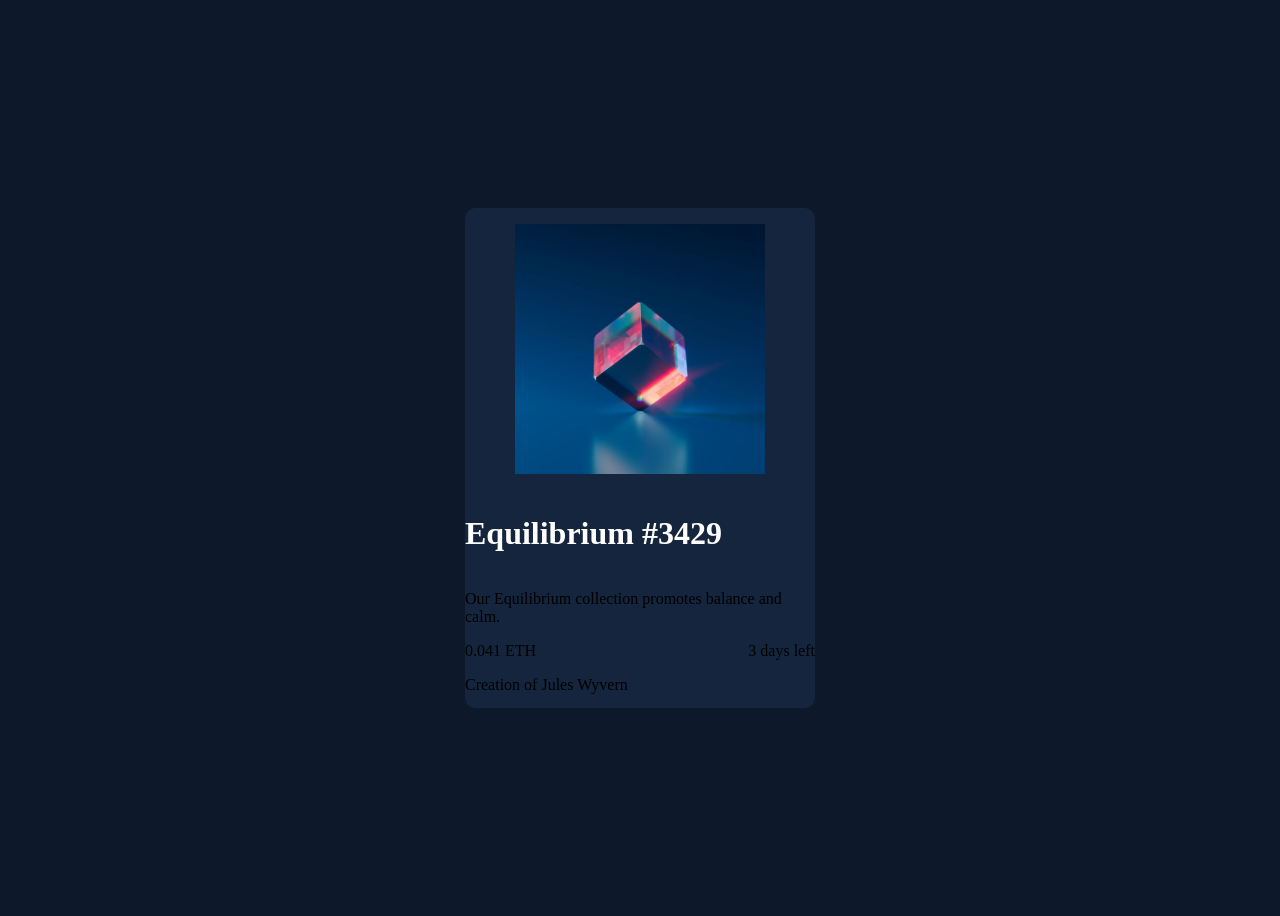
<file: No es tarea/nft-preview-card-component-main/index.html>
<!DOCTYPE html>
<html lang="en">
<head>
  <meta charset="UTF-8">
  <meta name="viewport" content="width=device-width, initial-scale=1.0"> <!-- displays site properly based on user's device -->

  <link rel="icon" type="image/png" sizes="32x32" href="./images/favicon-32x32.png">
  <link rel="stylesheet" href="equilibrium.css">
  
  <title>Frontend Mentor | NFT preview card component</title>

</head>
<body>
  <div id="equi">
    <div id="equi_img">
      <picture>
        <img src="./images/image-equilibrium.jpg" alt="imagen de cubo" height="250px"> 
      </picture>
    </div>
    <div id="equi_descr">

      <h1>Equilibrium #3429</h1>
      
      <p>Our Equilibrium collection promotes balance and calm.</p>
    
      <div class="nft-info">
        <span class="price">0.041 ETH</span>
        <span class="time">3 days left</span>
      </div>
      <div class="creator">
        <p>Creation of <span>Jules Wyvern</span></p>
      </div>

    </div>
    


  </div>


</body>
</html>
</file>
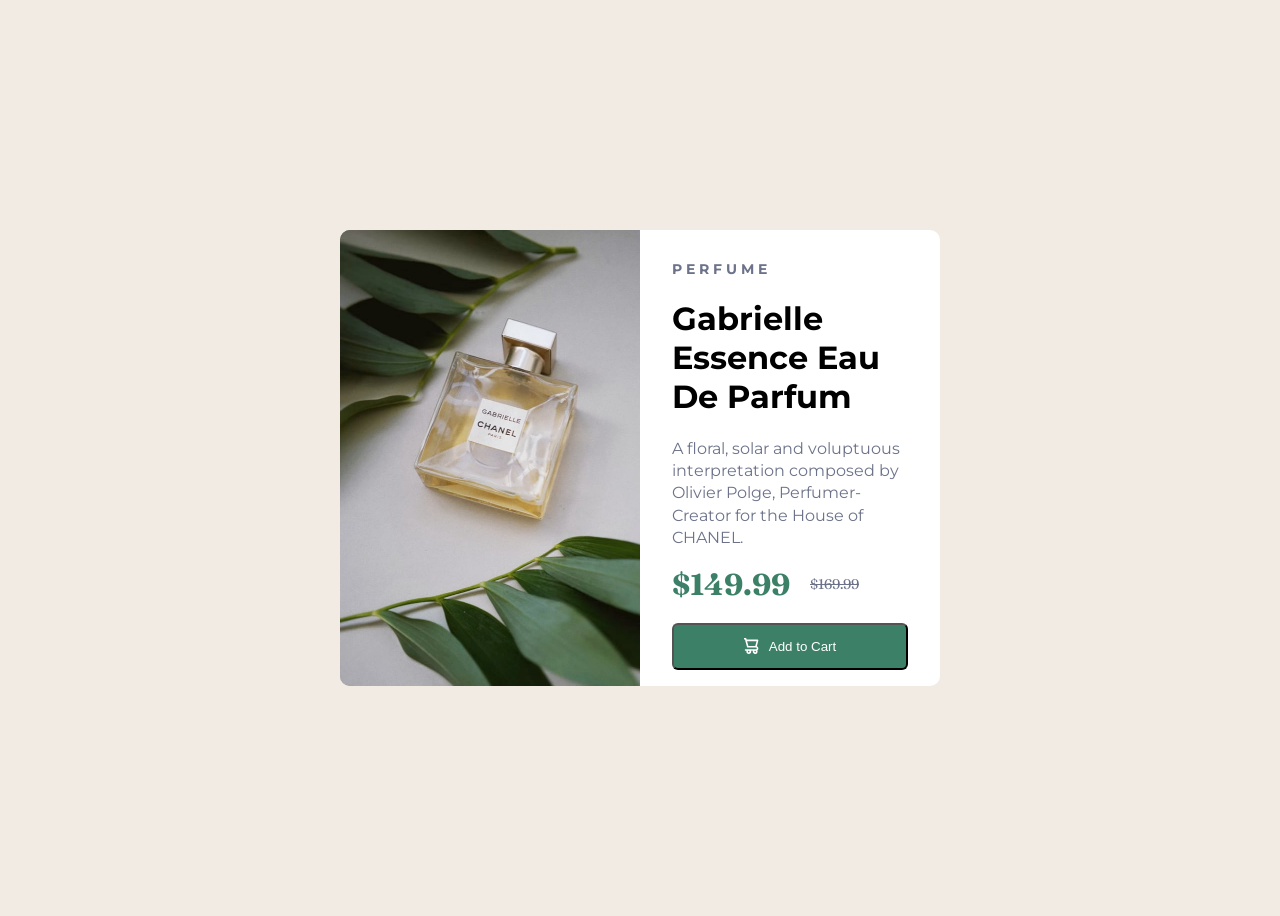
<file: Semana 3/Miercoles 20-05/product-preview-card-component-main/index.html>
<!DOCTYPE html>
<html lang="en">
<head>
  <meta charset="UTF-8">
  <meta name="viewport" content="width=device-width, initial-scale=1.0"> <!-- displays site properly based on user's device -->

  <link rel="icon" type="image/png" sizes="32x32" href="./images/favicon-32x32.png">
  <link rel="stylesheet" href="./styles.css">
  
  <title>Product preview card component</title>

</head>
<body>

<div id="card">
  
  <div id="cardimg">
    <picture>
          <source media="(width <= 600px)" srcset="./images/image-product-mobile.jpg">
          <img src="./images/image-product-desktop.jpg" alt="imagen de perfume" width="300px"n height="100%">
    </picture>

  </div>
  
  <div id="cardDescription">
  <p id="category">Perfume</p>

  <h1>Gabrielle Essence Eau De Parfum</h1>

  <p id="productdescription">A floral, solar and voluptuous interpretation composed by Olivier Polge, 
  Perfumer-Creator for the House of CHANEL.</p>

  <div id="cardprice">
    <p id="newprice">$149.99</p>
    <p id="oldprice"><del>$169.99</del></p>
  </div>
 

  <button>
    <img src="./images/icon-cart.svg" alt="">  
    <p>Add to Cart </p>
  </button>

  </div>
</div>
  

</body>
</html>
</file>
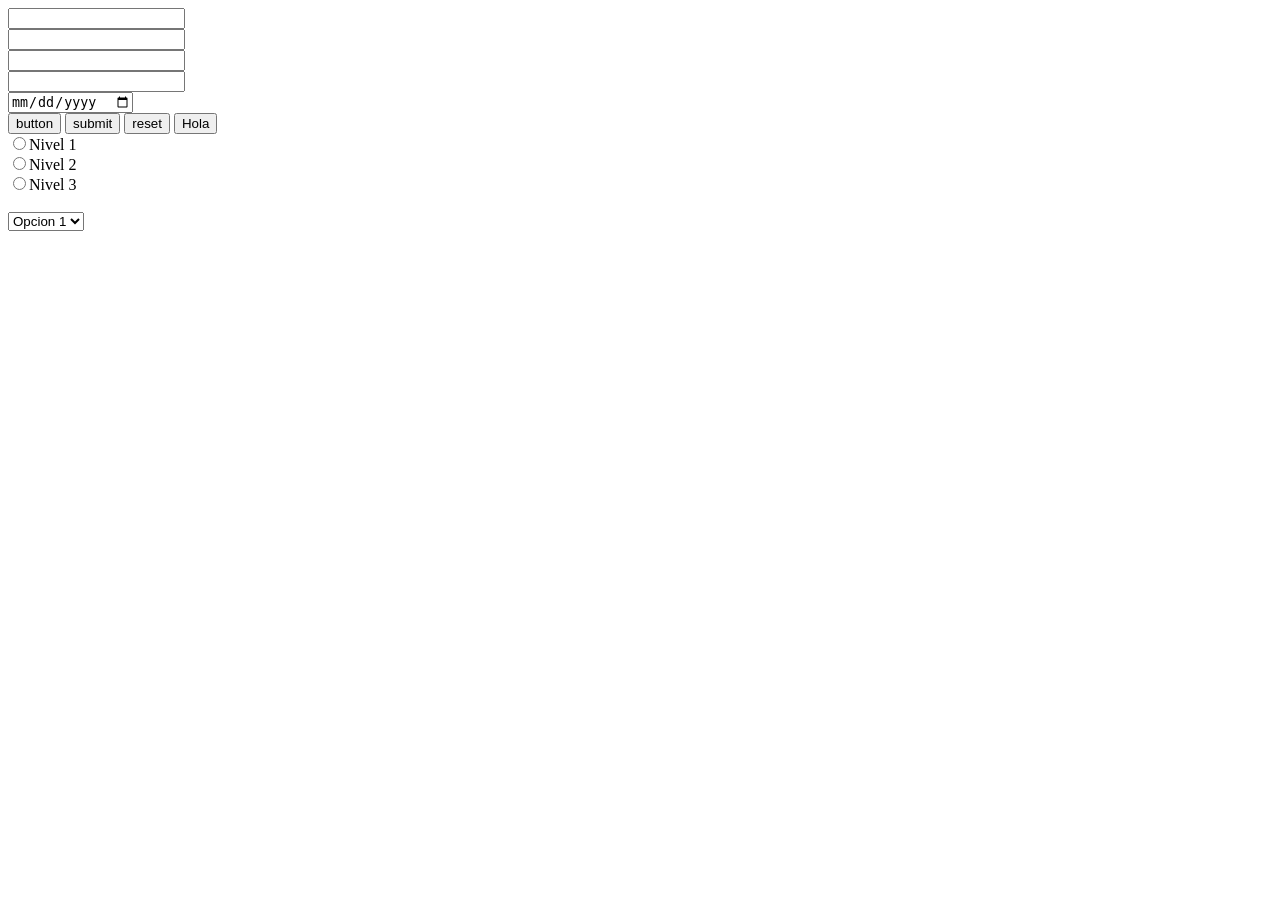
<file: Semana 1/Dia 3 .html>
<!DOCTYPE html>
<html lang="en">
<head>
    <meta charset="UTF-8">
    <meta name="viewport" content="width=device-width, initial-scale=1.0">
    <title>Document</title>
</head>
<body>
    <form action="">
            <!-- para poner passwords -->
        <input type="password"><br>
        <!-- para poner emails -->
        <input type="email"><br>
        <!-- para ingresar numeros -->
        <input type="number"><br>
        <!-- para ingresar texto -->
        <input type="text"><br>
        <!-- para ingresar fecha -->
        <input type="date"><br>
        <!-- para colocar botones -->
        <input type="button" value="button">
        <input type="submit" value="submit">
        <input type="reset" value="reset">
        <button>Hola</button><br>
        <input type="radio" name="nivel"><span>Nivel 1</span><br>
        <input type="radio" name="nivel"><span>Nivel 2</span><br>
        <input type="radio" name="nivel"><span>Nivel 3</span><br>
        <br>
        <select name="opciones" id="">
            <option value="1">Opcion 1</option>
            <option value="2">Opcion 2</option>
            <option value="3">Opcion 3</option>
            <option value="4">Opcion 4</option>

        </select>
    
    </form>

</body>
</html>
</file>
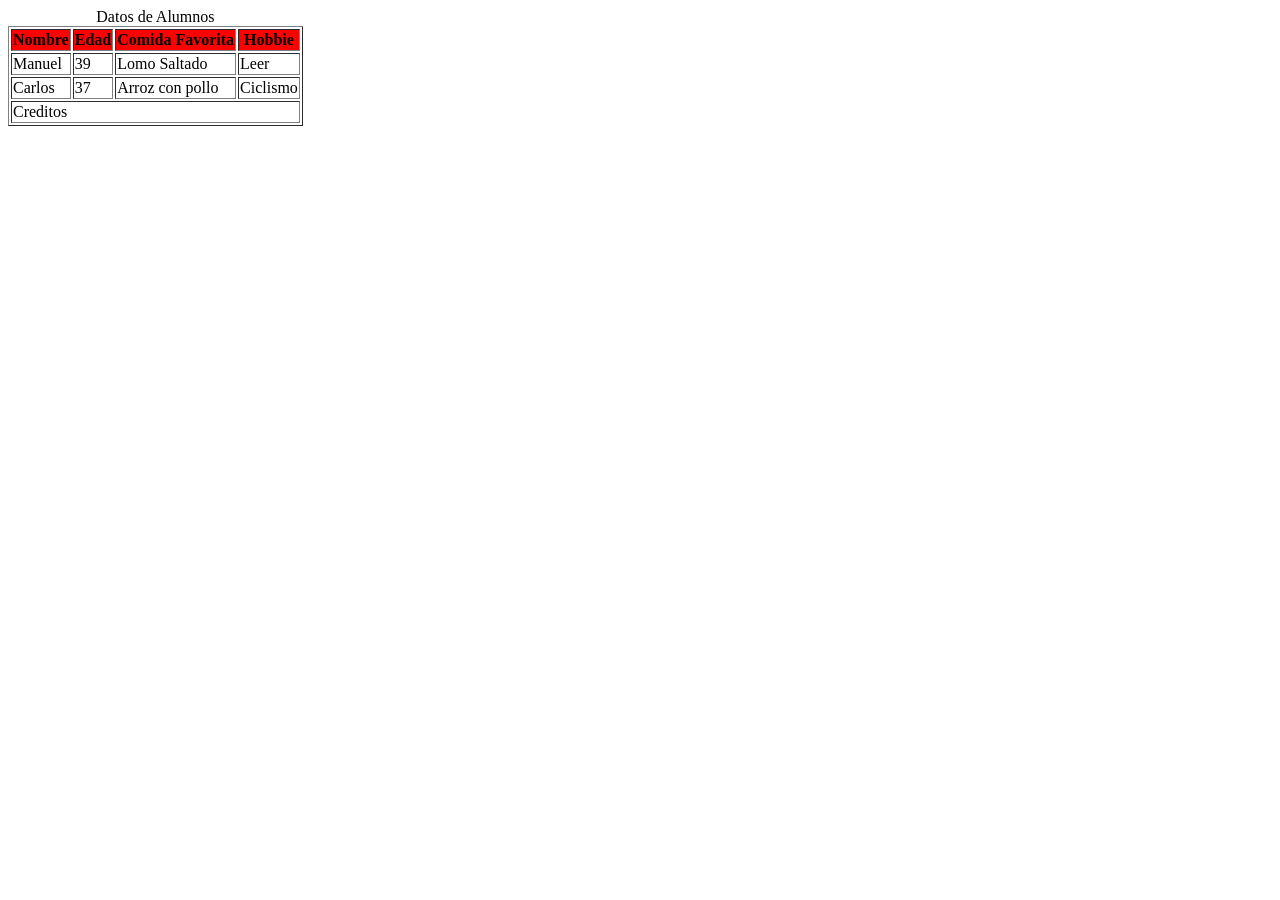
<file: Semana 1/tablas.html>
<!DOCTYPE html>
<html lang="en">
<head>
    <meta charset="UTF-8">
    <meta name="viewport" content="width=device-width, initial-scale=1.0">
    <title>Document</title>
</head>
<body>

    <table border="1">
        <caption>Datos de Alumnos</caption>

            <tfoot>
                <tr>
                    <td colspan="4">Creditos</td>
                </tr>
            </tfoot>
        <!-- Table head -->
         <tr style="background-color: red;">
            <th>Nombre</th>
            <th>Edad</th>
            <th>Comida Favorita</th>
            <th>Hobbie</th>
         </tr>
        <!-- Table row -->
         <tr>
            <td>Manuel</td>
            <td>39</td>
            <td>Lomo Saltado</td>
            <td>Leer</td>
         </tr>

         <tr>
            <td>Carlos</td>
            <td>37</td>
            <td>Arroz con pollo</td>
            <td>Ciclismo</td>
         </tr>
    </table>
</body>
</html>
</file>
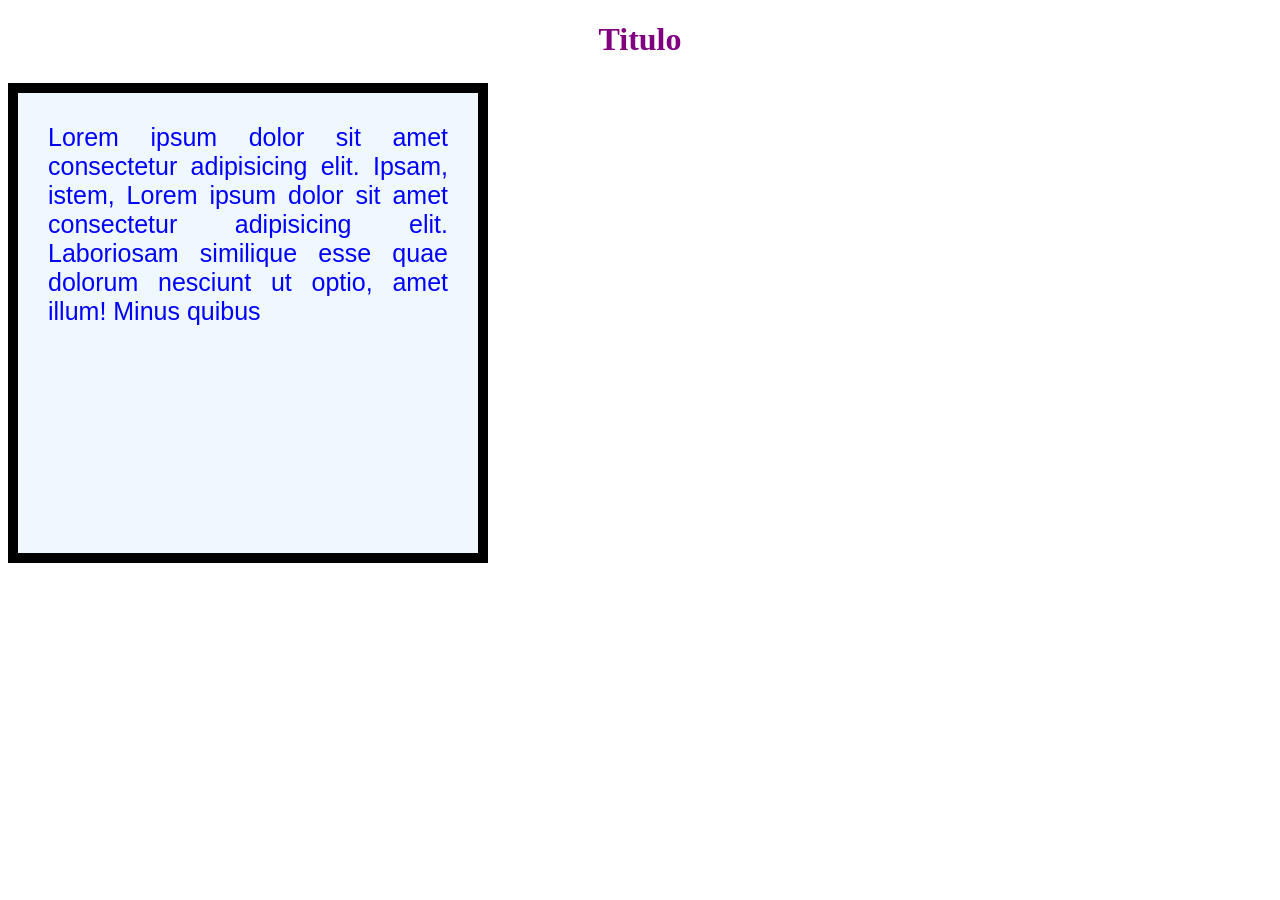
<file: Semana 2/Lunes/paginaconcss.html>
<!DOCTYPE html>
<html lang="en">
<head>
    <meta charset="UTF-8">
    <meta name="viewport" content="width=device-width, initial-scale=1.0">
    <title>Document</title>
    <link rel="stylesheet" href="./estilos.css">
</head>
<body>
    <h1>Titulo</h1>
    <p>Lorem ipsum dolor sit amet consectetur adipisicing elit. Ipsam, istem, Lorem ipsum dolor sit amet consectetur adipisicing elit. Laboriosam similique esse quae dolorum nesciunt ut optio, amet illum! Minus quibus</p>
</body>
</html>
</file>
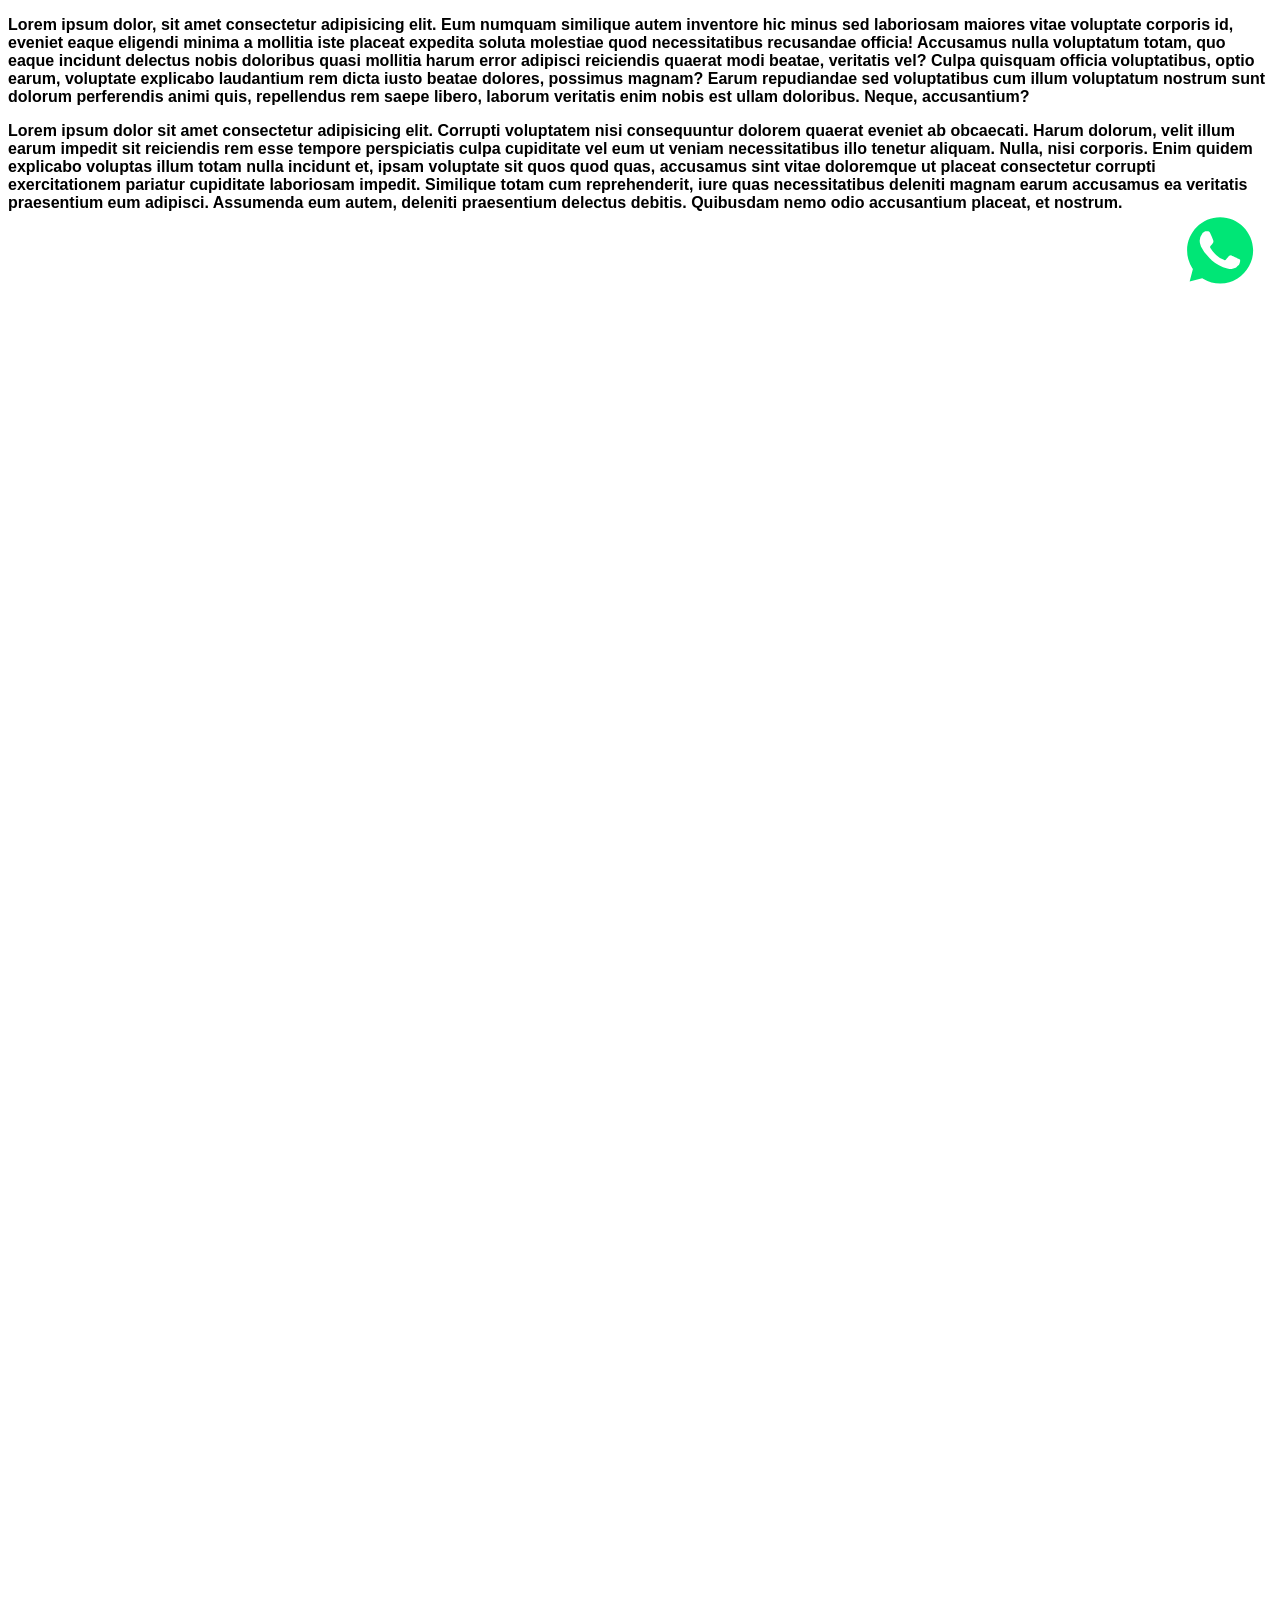
<file: Semana 2/Miercoles/css.html>
<!DOCTYPE html>
<html lang="en">
<head>
    <meta charset="UTF-8">
    <meta name="viewport" content="width=device-width, initial-scale=1.0">
    <title>Document</title>
    <link rel="stylesheet" href="./css.css">
</head>
<body>
    <p>Lorem ipsum dolor, sit amet consectetur adipisicing elit. Eum numquam similique autem inventore hic minus sed laboriosam maiores vitae voluptate corporis id, eveniet eaque eligendi minima a mollitia iste placeat expedita soluta molestiae quod necessitatibus recusandae officia! Accusamus nulla voluptatum totam, quo eaque incidunt delectus nobis doloribus quasi mollitia harum error adipisci reiciendis quaerat modi beatae, veritatis vel? Culpa quisquam officia voluptatibus, optio earum, voluptate explicabo laudantium rem dicta iusto beatae dolores, possimus magnam? Earum repudiandae sed voluptatibus cum illum voluptatum nostrum sunt dolorum perferendis animi quis, repellendus rem saepe libero, laborum veritatis enim nobis est ullam doloribus. Neque, accusantium?</p>
    
<div id="bloque">
    <div id="whatsapp">
        <img src="./whatsapp-3.svg" alt="">
    </div>
</div>

<p>Lorem ipsum dolor sit amet consectetur adipisicing elit. Corrupti voluptatem nisi consequuntur dolorem quaerat eveniet ab obcaecati. Harum dolorum, velit illum earum impedit sit reiciendis rem esse tempore perspiciatis culpa cupiditate vel eum ut veniam necessitatibus illo tenetur aliquam. Nulla, nisi corporis. Enim quidem explicabo voluptas illum totam nulla incidunt et, ipsam voluptate sit quos quod quas, accusamus sint vitae doloremque ut placeat consectetur corrupti exercitationem pariatur cupiditate laboriosam impedit. Similique totam cum reprehenderit, iure quas necessitatibus deleniti magnam earum accusamus ea veritatis praesentium eum adipisci. Assumenda eum autem, deleniti praesentium delectus debitis. Quibusdam nemo odio accusantium placeat, et nostrum.</p>

</body>
</html>
</file>
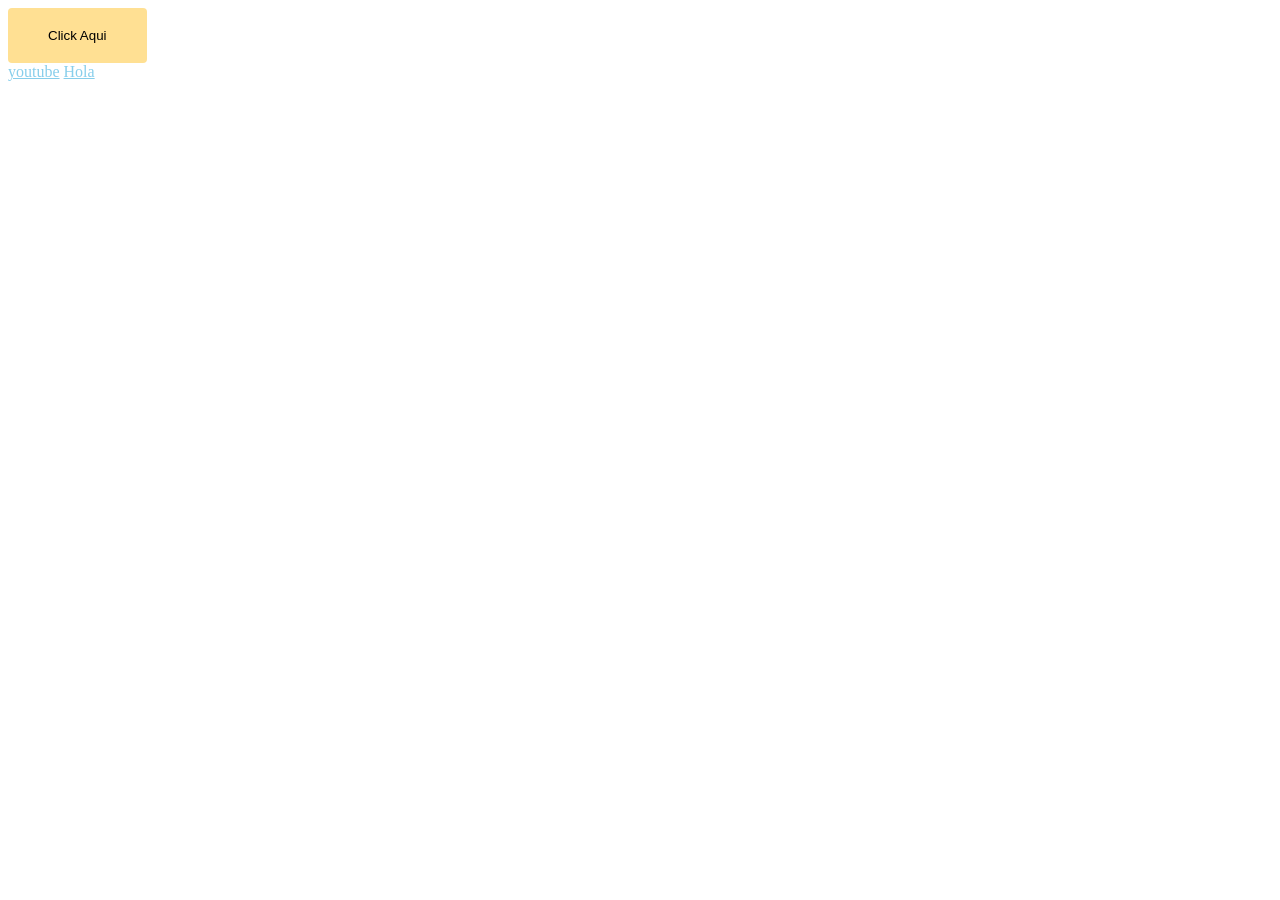
<file: Semana 2/Viernes/dia3.html>
<!DOCTYPE html>
<html lang="en">
<head>
    <meta charset="UTF-8">
    <meta name="viewport" content="width=device-width, initial-scale=1.0">
    <link rel="stylesheet" href="./dia3.css">
    <title>Document</title>
</head>
<body>
    <button>Click Aqui</button>
    <br>
    <a href="https://www.youtube.com" target="_blank">youtube</a>
    <a href="https://hijole.com">Hola</a>
</body>
</html>
</file>
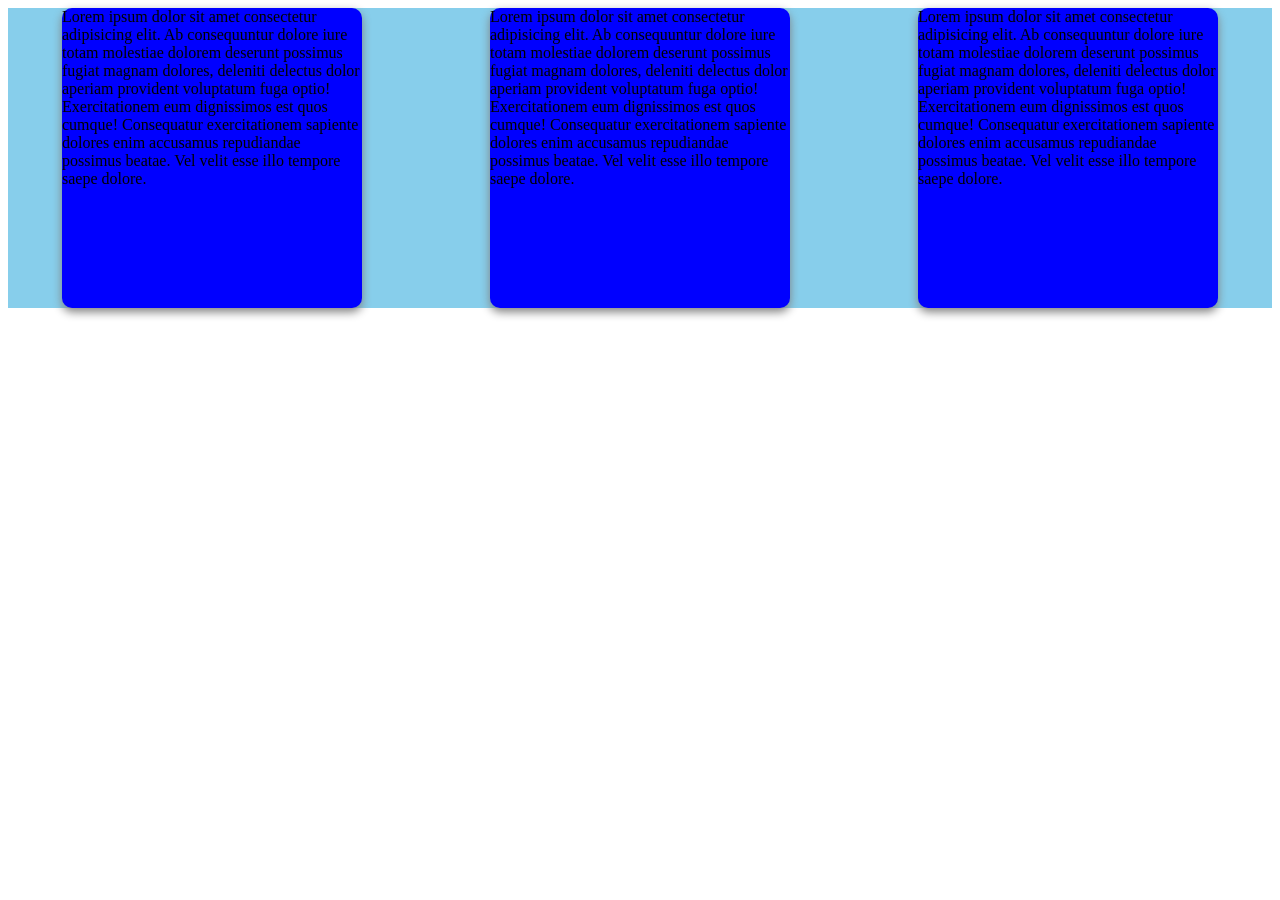
<file: Semana 3/Lunes 18-05/Flex.html>
<!DOCTYPE html>
<html lang="es">

<head>
    <meta charset="UTF-8">
    <meta name="viewport" content="width=device-width, initial-scale=1.0">
    <link rel="stylesheet" href="../Lunes 18-05/Flex.css">
    <title>Document</title>
</head>

<body>
    <div id="padre">
        <div class="hijo">Lorem ipsum dolor sit amet consectetur adipisicing elit. Ab consequuntur dolore iure totam
            molestiae dolorem deserunt possimus fugiat magnam dolores, deleniti delectus dolor aperiam provident
            voluptatum fuga optio! Exercitationem eum dignissimos est quos cumque! Consequatur exercitationem sapiente
            dolores enim accusamus repudiandae possimus beatae. Vel velit esse illo tempore saepe dolore.</div>
        <div class="hijo">Lorem ipsum dolor sit amet consectetur adipisicing elit. Ab consequuntur dolore iure totam
            molestiae dolorem deserunt possimus fugiat magnam dolores, deleniti delectus dolor aperiam provident
            voluptatum fuga optio! Exercitationem eum dignissimos est quos cumque! Consequatur exercitationem sapiente
            dolores enim accusamus repudiandae possimus beatae. Vel velit esse illo tempore saepe dolore.</div>
        <div class="hijo">Lorem ipsum dolor sit amet consectetur adipisicing elit. Ab consequuntur dolore iure totam
            molestiae dolorem deserunt possimus fugiat magnam dolores, deleniti delectus dolor aperiam provident
            voluptatum fuga optio! Exercitationem eum dignissimos est quos cumque! Consequatur exercitationem sapiente
            dolores enim accusamus repudiandae possimus beatae. Vel velit esse illo tempore saepe dolore.</div>
    </div>
</body>

</html>
</file>
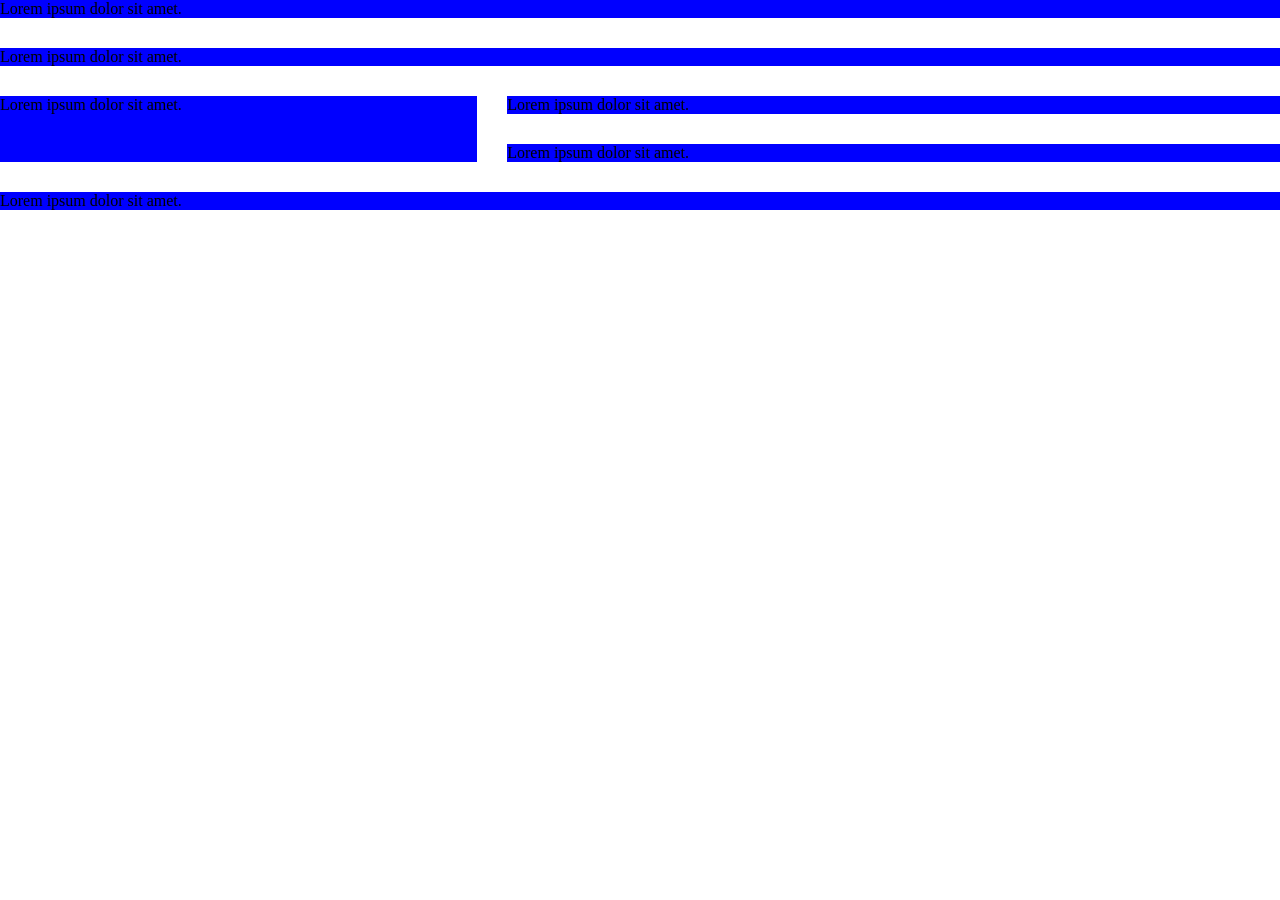
<file: Semana 3/Viernes 22-05/grid.html>
<!DOCTYPE html>
<html lang="es">

<head>
    <meta charset="UTF-8">
    <meta name="viewport" content="width=device-width, initial-scale=1.0">
    <link rel="stylesheet" href="./grid.css">
    <title>Document</title>
</head>

<body>
    <div id="contenedor">
        <p>Lorem ipsum dolor sit amet.</p>
        <p>Lorem ipsum dolor sit amet.</p>
        <p>Lorem ipsum dolor sit amet.</p>
        <p>Lorem ipsum dolor sit amet.</p>
        <p>Lorem ipsum dolor sit amet.</p>
        <p>Lorem ipsum dolor sit amet.</p>
    </div>
</body>

</html>
</file>
<file: No es tarea/nft-preview-card-component-main/equilibrium.css>
body {
    background-color: hsl(217, 54%, 11%);
    display: flex;
    justify-content: center;
    align-items: center;
    height: 100vh;
}

#equi {
    background-color: hsl(216, 50%, 16%);
    width: 350px;
    height: 500px;
    display: flex;
    flex-direction: column;
    border-radius: 10px;
}

#equi_img {
    display: flex;
    justify-content: center;
    padding: 1em;
}

#equi_descr {
    display: flex;
    justify-content: center;
    flex-direction: column;
}

h1{
    color: white;
    align-items: center;

}

.nft-info {
    display: flex;
    justify-content: space-between;
}

.creator {
    align-items: center;
}
</file>
<file: Semana 3/Miercoles 20-05/product-preview-card-component-main/styles.css>
/* Fraunces */

@import url('https://fonts.googleapis.com/css2?family=Fraunces:ital,opsz,wght@0,9..144,100..900;1,9..144,100..900&family=Inter:ital,opsz,wght@0,14..32,100..900;1,14..32,100..900&display=swap');

/* Monteserrat */
@import url('https://fonts.googleapis.com/css2?family=Montserrat:ital,wght@0,100..900;1,100..900&display=swap');

body {
    background-color: hsl(30, 38%, 92%);
    display: flex;
    justify-content: center;
    align-items: center;
    height: 100vh;

}

#card {
    background-color: white;
    font-family: 'Montserrat';
    width: 600px;
    display: flex;
    border-radius: 10px;
    overflow: hidden;
}

#cardimg {
    width: 300px;
    min-height: 300px;
    background-image: url(./images/image-product-desktop.jpg);
    background-repeat: no-repeat;
    background-size: cover;
    background-position: center;
}

#cardDescription {
    padding: 1em 2em;
}

#cardprice {
    display: flex;
    align-items: center;
    font-family: 'Fraunces';
    gap: 20px;
    margin-top: -30px;
    margin-bottom: -10px;
}

#newprice {
    font-size: 30px;
    color: hsl(158, 36%, 37%);
    font-weight: bold;
}

#oldprice {
    font-size: 14px;
    color: hsl(228, 12%, 48%);
}

p {
    color: hsl(228, 12%, 48%);
}

#category {
    text-transform: uppercase;
    letter-spacing: 4px;
    font-size: 14px;
    font-weight: bold;
}

#productdescription {
    line-height: 1.4;
}

button {
    background-color: hsl(158, 36%, 37%);
    width: 100%;
    border-radius: 6px;
    color: white;
    cursor: pointer;

    display: flex;
    align-items: center;
    justify-content: center;
    gap: 10px;

    p {
        color: white;
    }
}

button:hover {
    background-color: hsl(158, 42%, 18%);
}

@media (max-width: 600px) {
    #card {
        flex-direction: column;
    }
}
</file>
<file: Semana 2/Lunes/estilos.css>
p {
color: blue;
background-color: aliceblue;
font-size: 25px;
/* font-weight: bold; */
/* font-style: italic; */
font-family: Impact, Haettenschweiler, 'Arial Narrow Bold', sans-serif;
text-align: justify;
width: 400px;
height: 400px;
padding: 30px;
margin-bottom: 300px;
box-sizing: content-box;
border: 10px solid  black;
}

h1 {
color: purple;
text-align: center;
}
</file>
<file: Semana 2/Miercoles/css.css>
body {
    height: 3000px;
    font-family: Arial, Helvetica, sans-serif;
    font-weight: 800;
}

#bloque {

}

#whatsapp{
    position: fixed;
    width: 80px;
    height: 80px;
    top: 180px;
    text-align: center;
    align-content: center;
    cursor: pointer;
    right: 20px;

}

#whatsapp img{
    width: 100%;
    height: auto;


}
</file>
<file: Semana 2/Viernes/dia3.css>
button {
    background-color: rgb(255, 224, 147);
    border: 0;
    border-radius: 4px;
    padding: 20px 40px;
    transition: background-color .3s;
}

button:hover {
    background-color: rgb(211, 169, 65);
}

button:active {
    background-color: rgb(245, 231, 194)
}

a:visited {
    color: red;
}

a:link {
    color: skyblue;
}
</file>
<file: Semana 3/Lunes 18-05/Flex.css>
#padre {
    background-color: skyblue;
    height: 300px;
    display: flex;
    justify-content: space-around;
    flex-wrap: wrap;
    gap: 20px;
}

.hijo {
    background-color: blue;
    border-radius: 10px;
    width: 300px;
    box-shadow: 0 4px 10px gray;
}

/* .hijo:nth-child(1) {
    align-self: start;
}

.hijo:nth-child(2) {
    margin: auto;
    background-color: self;
}

.hijo:nth-child(3) {
    background-color: purple;
} */
</file>
<file: Semana 3/Viernes 22-05/grid.css>
* {
    margin: 0;
    padding: 0;
    box-sizing: border-box;
}

#contenedor {
    display: grid;
    grid-template-areas:
        "fresa fresa fresa"
        'nav nav nav'
        'aside section section'
        'aside section2 section2'
        'footer footer footer';
    gap: 30px;

    p {
        background-color: blue;
    }
}

#contenedor p:nth-child(1) {
    grid-area: fresa;
}

#contenedor p:nth-child(2) {
    grid-area: nav;
}

#contenedor p:nth-child(3) {
    grid-area: aside;
}

#contenedor p:nth-child(4) {
    grid-area: section;
}

#contenedor p:nth-child(5) {
    grid-area: section2;
}

#contenedor p:nth-child(6) {
    grid-area: footer;
}
</file>
